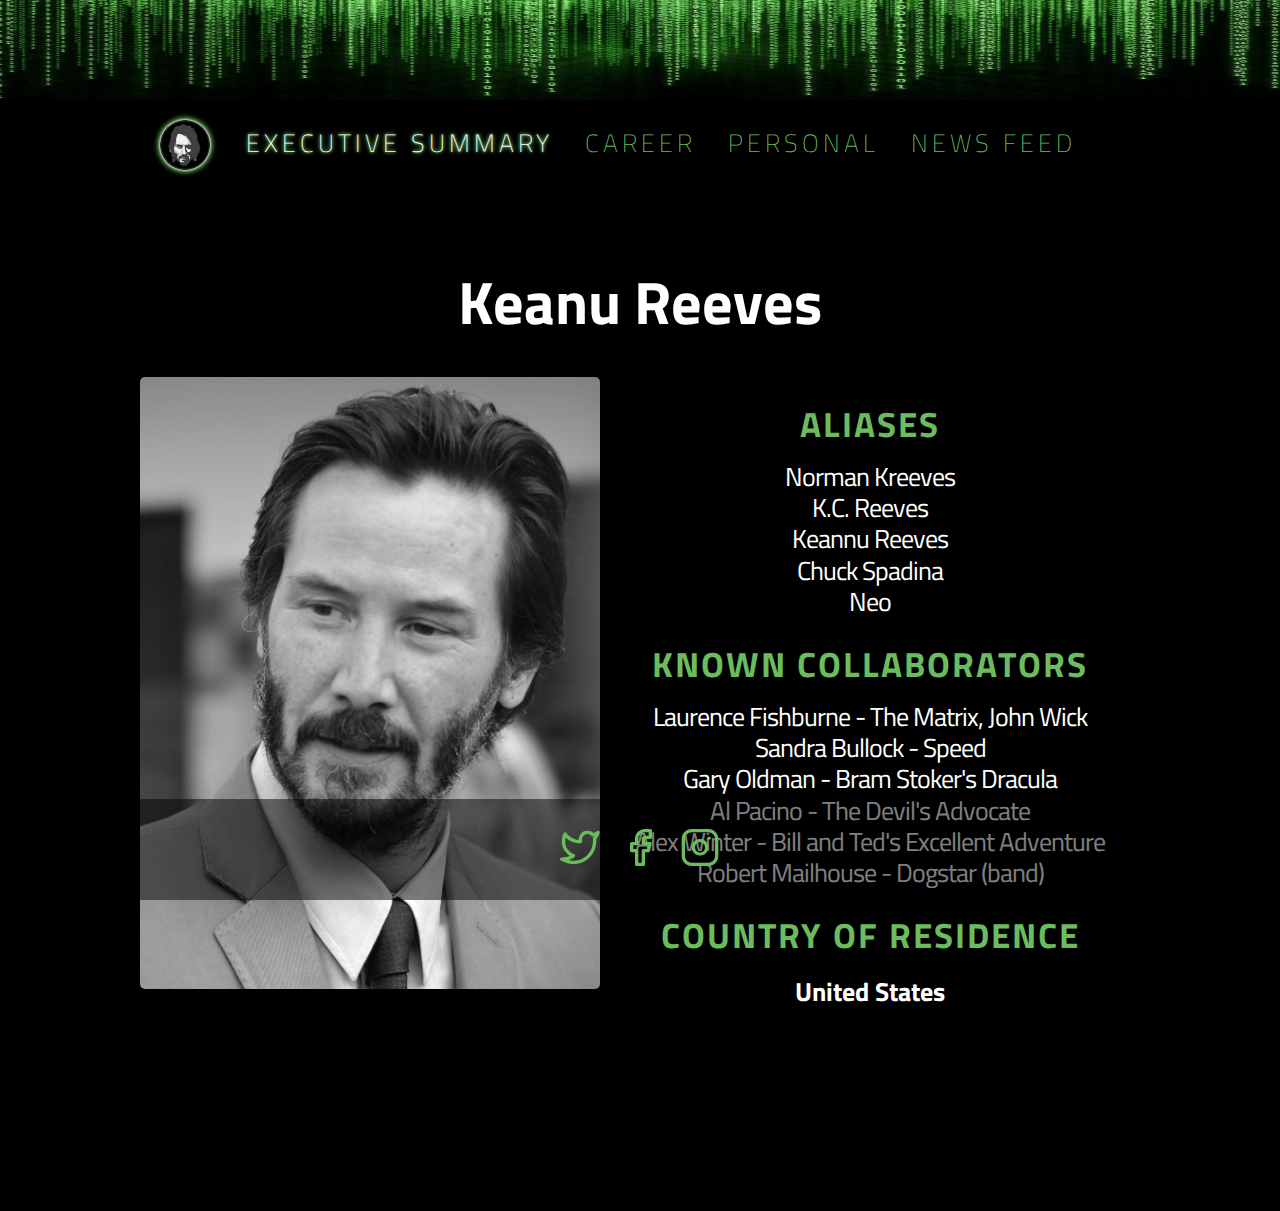
<file: src/index.html>
<!DOCTYPE html>
<html lang="en">
  <head>
    <meta charset="UTF-8" />
    <meta name="viewport" content="width=device-width, initial-scale=1.0" />
    <meta http-equiv="X-UA-Compatible" content="ie=edge" />
    <title>Executive Summary | Keanu Reeves</title>
    <link rel="stylesheet" href="styles/executive.css" />
    <link rel="stylesheet" href="styles/main.css" />
    <link rel='icon' href='img/favicon.ico' type='image/x-icon'/ >
    <link
      href="https://fonts.googleapis.com/css?family=Bangers|Titillium+Web&display=swap"
      rel="stylesheet"
    />
  </head>
  <body>
      <nav>
        <img
          class="matrix"
          src="img/matrix.jpg"
          alt="matrix"
          width="1300"
          height="100"
        />
        <div class="container">
          <ul class="nav-bar">
            <a href="index.html" class="icon-link">
              <img
                src="img/Reeves_logo.png"
                alt="Keanu Reeves"
                class="keanu_personal glow"
                height="50"
                width="50"
              />
            </a>
            <li><a href="news.html" class="blinking">News Feed</a></li>
            <li><a href="personal.html" class="blinking">Personal</a></li>
            <li><a href="career.html" class="blinking">Career</a></li>
            <li><a href="index.html" class="blinking active-page">Executive Summary</a></li>
          </ul>
        </div>
      </nav>

    <div class="body-container container">
      <div class="name"><h1 class="nameTitle">Keanu Reeves</h2></div>
      <img
        src="img/Keanu_Reeves.jpg"
        alt="A picture of Keanu Reeves"
        class="image"
      />
      <div class="aliases">
        <h2 class="aliasesTitle">Aliases</h2>
        <ul>
          <li>Norman Kreeves</li>
          <li>K.C. Reeves</li>
          <li>Keannu Reeves</li>
          <li>Chuck Spadina</li>
          <li>Neo</li>
        </ul>
      </div>
      <div class="collaborators">
        <h2 class="collabTitle">Known collaborators</h2>
        <ul>
          <li>Laurence Fishburne - The Matrix, John Wick</li>
          <li>Sandra Bullock - Speed</li>
          <li>Gary Oldman - Bram Stoker's Dracula</li>
          <li>Al Pacino - The Devil's Advocate</li>
          <li>Alex Winter - Bill and Ted's Excellent Adventure</li>
          <li>Robert Mailhouse - Dogstar (band)</li>
        </ul>
      </div>
      <div class="footer-comp">
        <h2 class="countryTitle">Country of residence</h2>
        <h3>United States</h3>
      </div>
    
    <footer>
        <div class="container">
          <a class="icon" href="https://twitter.com/keanuthings" target="_blank"><span class="icon-twitter"></span></a>
          <a class="icon" href="https://www.facebook.com/pages/category/Actor/Keanu-Reeves-Official-395800254521088/" target="_blank"><span class="icon-facebook"></span></a>
          <a class="icon" href="https://www.instagram.com/explore/tags/keanureeves/?hl=en" target="_blank"><span class="icon-instagram"></span></a>
        </div>
      </footer>
  </body>
</html>
</file>
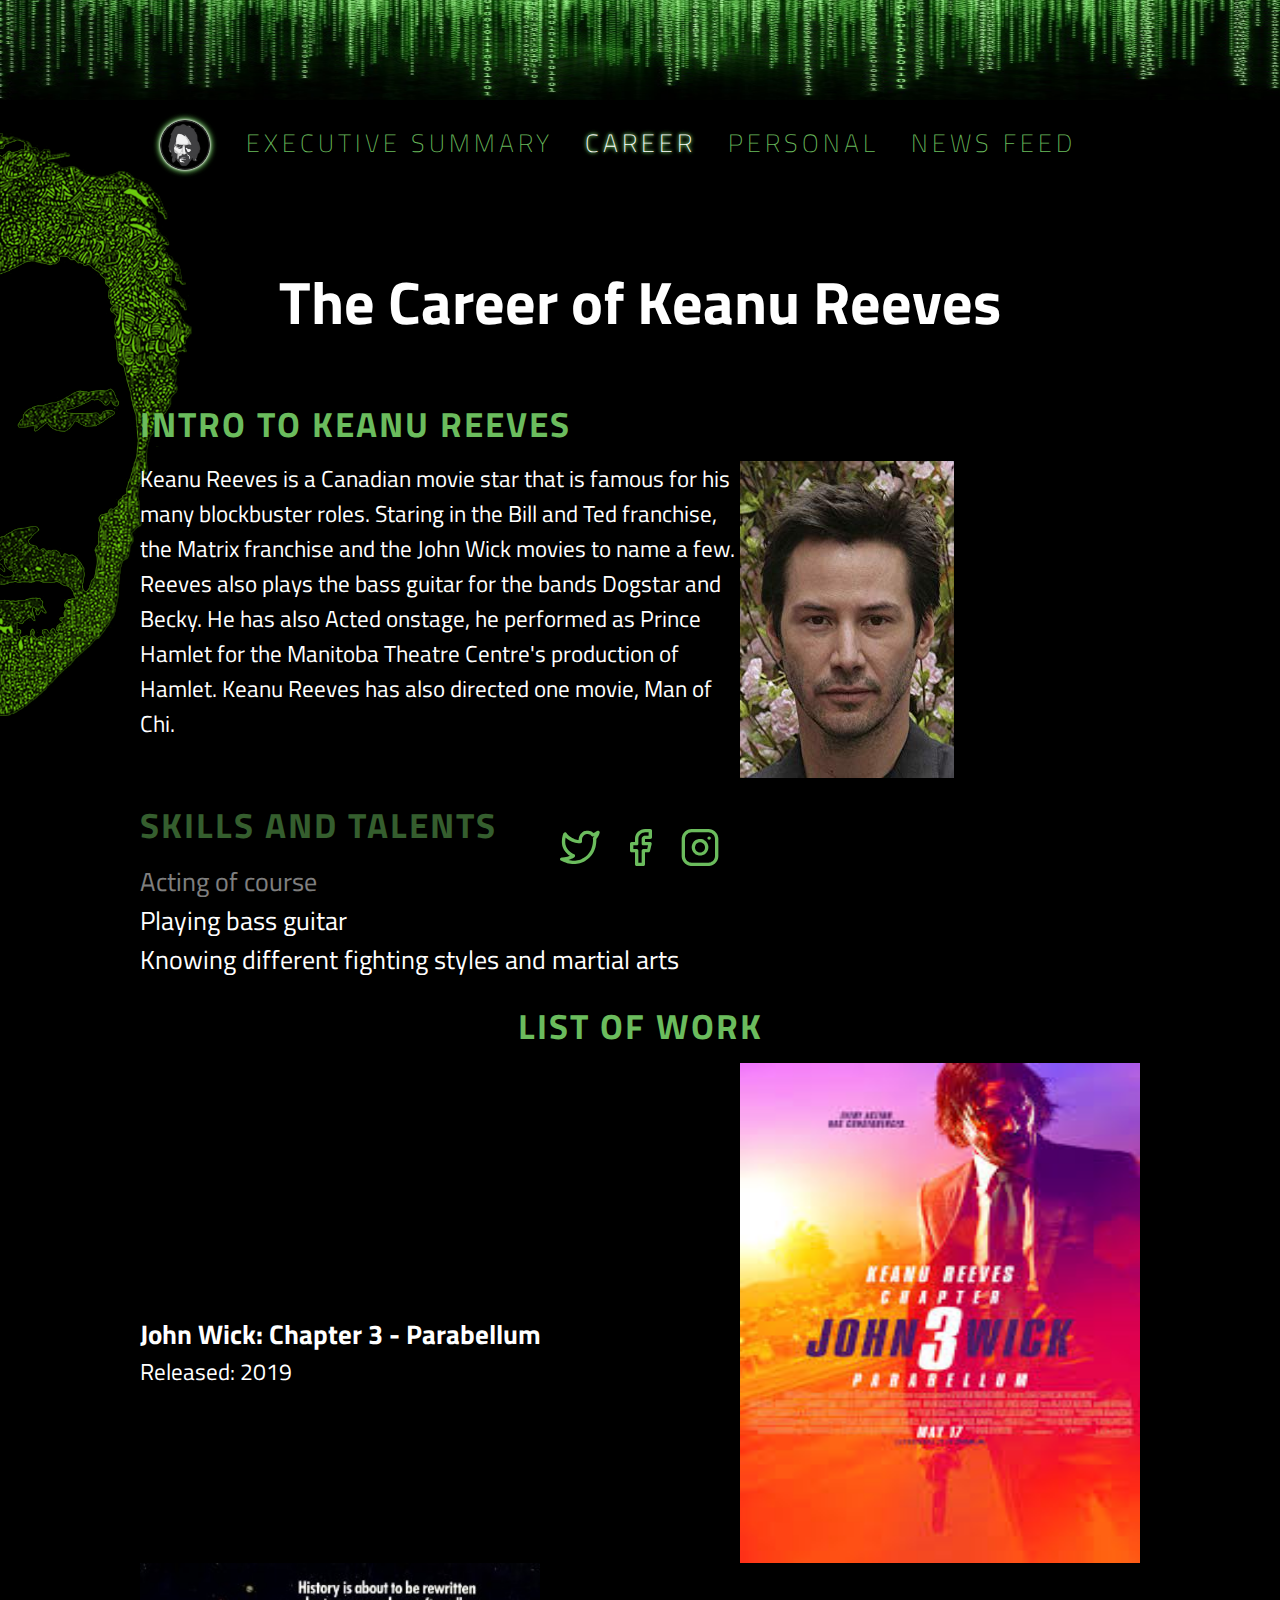
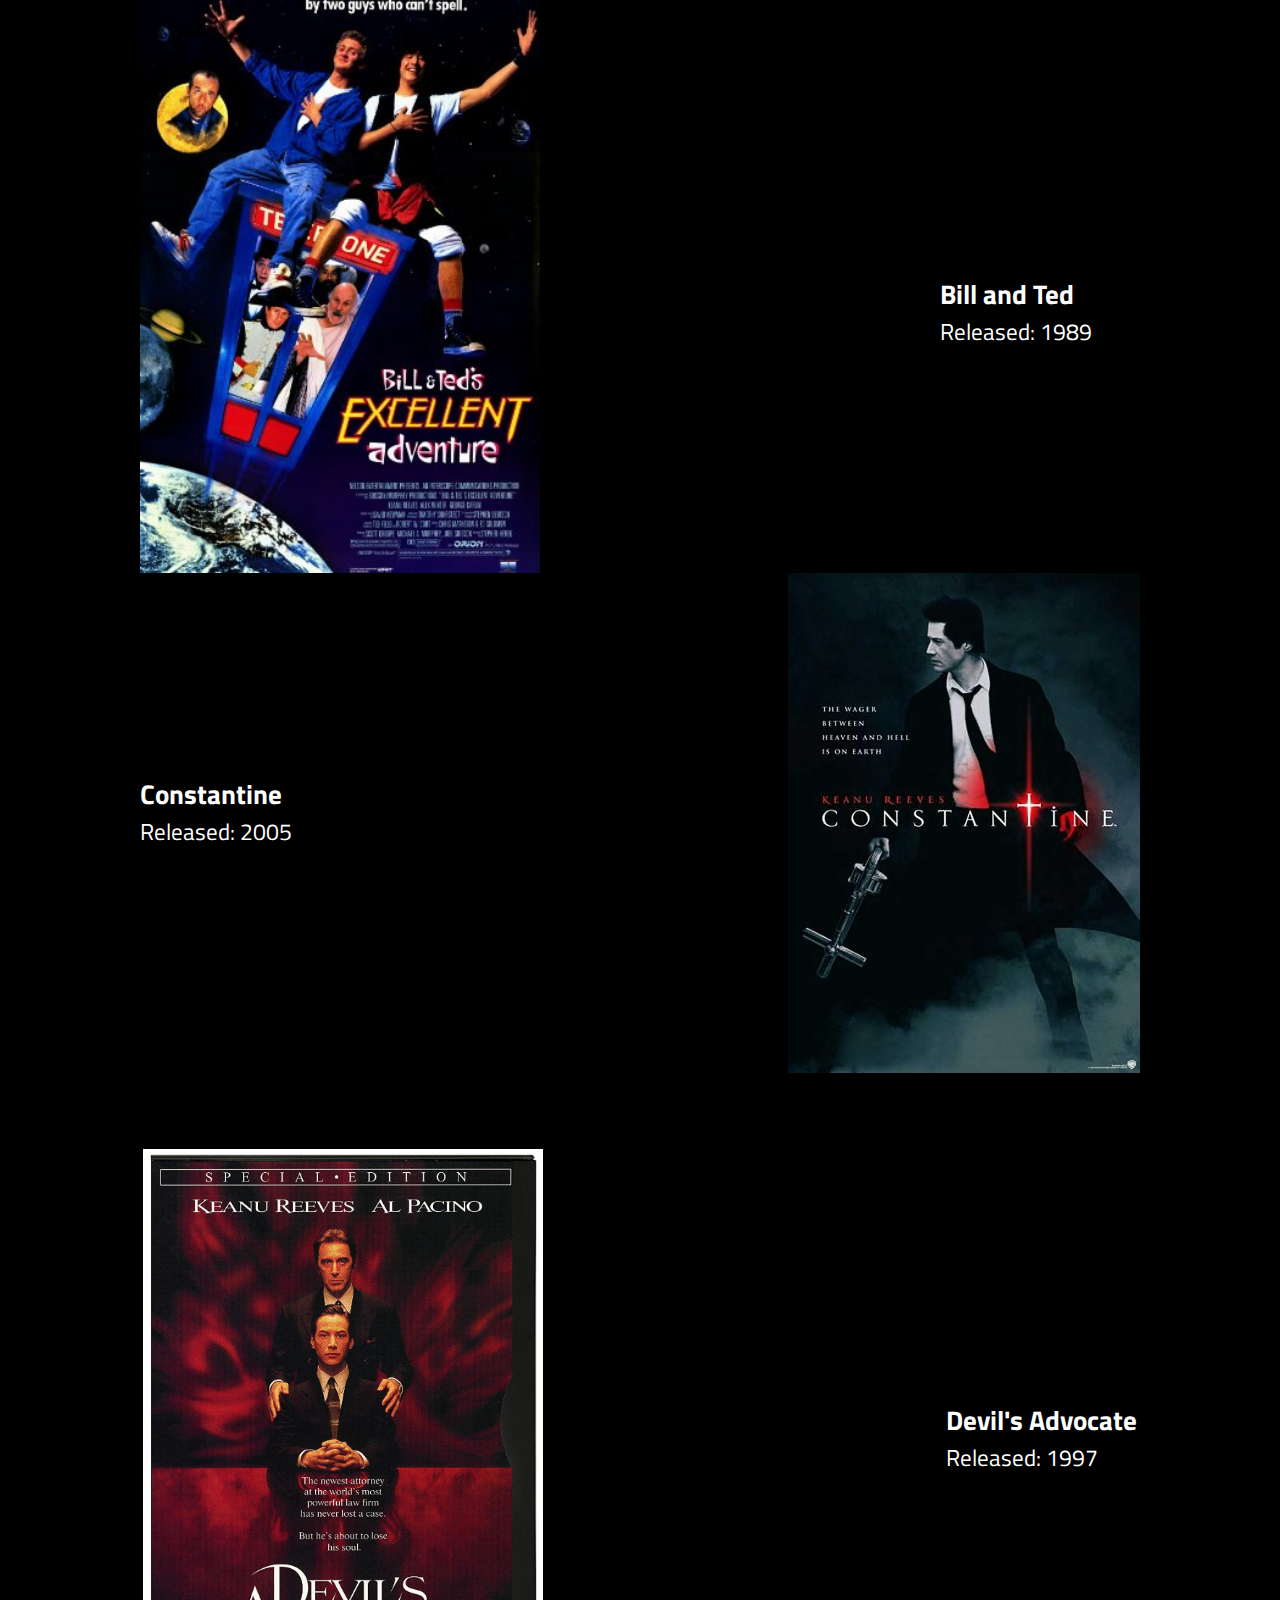
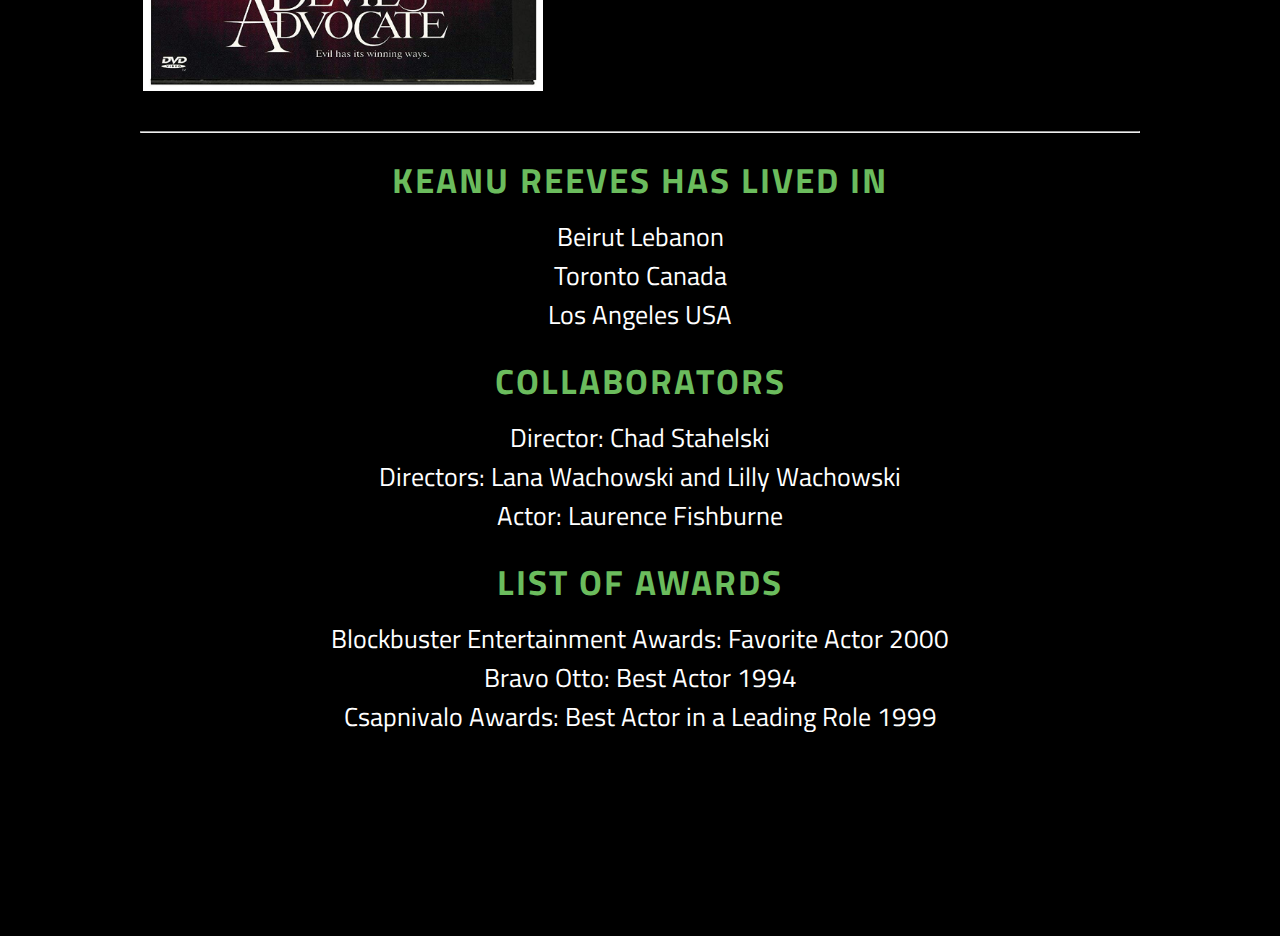
<file: src/career.html>
<!DOCTYPE html>
<html lang="en">
  <head>
    <meta charset="UTF-8" />
    <meta name="viewport" content="width=device-width, initial-scale=1.0" />
    <meta http-equiv="X-UA-Compatible" content="ie=edge" />
    <link rel="stylesheet" href= "styles/career.css">
    <link rel="stylesheet" href="styles/main.css" />
    <link
      href="https://fonts.googleapis.com/css?family=Bangers|Titillium+Web&display=swap"
      rel="stylesheet"
    />   
    <title>Career | Keanu Reeves</title>
  </head>
  <body>
    
    <div id="face">
          <!-- The nav bar -->
     <nav>
      <img
        class="matrix"
        src="img/matrix.jpg"
        alt="matrix"
        width="1300"
        height="100"
      />
      <div class="container">
        <ul class="nav-bar">
          <a href="index.html" class="icon-link">
            <img
              src="img/Reeves_logo.png"
              alt="Keanu Reeves"
              class="keanu_personal glow"
              height="50"
              width="50"
            />
          </a>
          <li><a href="news.html" class="blinking">News Feed</a></li>
          <li><a href="personal.html" class="blinking">Personal</a></li>
          <li><a href="career.html" class="blinking active-page">Career</a></li>
          <li><a href="index.html" class="blinking">Executive Summary</a></li>
        </ul>
      </div>
    </nav>
    <div class="container">
      <h1>The Career of Keanu Reeves</h1>
      <!-- Intro with basic info on Reeves -->
      <h2>Intro to Keanu Reeves</h2>
      <article>
        <p>
          Keanu Reeves is a Canadian movie star that is famous for his many
          blockbuster roles. Staring in the Bill and Ted franchise, the Matrix
          franchise and the John Wick movies to name a few. Reeves also plays
          the bass guitar for the bands Dogstar and Becky. He has also Acted
          onstage, he performed as Prince Hamlet for the Manitoba Theatre
          Centre's production of Hamlet. Keanu Reeves has also directed one
          movie, Man of Chi.
        </p>
      </article>
      <img src="img/keanu-reeves-profile.jpg" alt="keanu-reeves-profile" />
      <div class="clear skill-position">
        <!-- List of Skill and talents list -->
        <h2>Skills and Talents</h2>
        <ul>
          <li>Acting of course</li>
          <li>Playing bass guitar</li>
          <li>Knowing different fighting styles and martial arts</li>
        </ul>
      </div>
      <!-- List of different movies -->
      <h2 class="center">List of Work</h2>

      <div class="float-right">
        <img
          src="img/john-wick-3-poster.jpeg"
          alt="John Wick 3 poster"
          width="400"
          height="500"
        />
      </div>
      <div class="john-wick-text">
        <h3>John Wick: Chapter 3 - Parabellum</h3>
        <p class="float-left">Released: 2019</p>
      </div>
      <div class="clear">
        <img
          src="img/bill-and-ted-poster.jpg"
          alt="Bill and Ted Poster"
          width="400"
        />
      </div>
      <div class=" bill-and-ted-text">
        <h3>Bill and Ted</h3>
        <p>Released: 1989</p>
      </div>
      <div class="clear float-right">
        <img src="img/constantine-poster.jpg" alt="Constantine Poster" />
      </div>
      <div class="constantine-text">
        <h3 class="clear">Constantine</h3>
        <p class="float-left">Released: 2005</p>
      </div>
      <div class="devil-flex">
        <div class="devil-image">
          <img
            src="img/devils-advocate-poster.jpg"
            alt="Devil Advocate Poster"
            width="400"
          />
        </div>

        <div class="devil-text">
          <h3>Devil's Advocate</h3>
          <p>Released: 1997</p>
        </div>
      </div>

      <hr class="row"/>

      <div class="center footer-comp">
        <h2>Keanu Reeves has Lived in</h2>
        <ul>
          <li>Beirut Lebanon</li>
          <li>Toronto Canada</li>
          <li>Los Angeles USA</li>
        </ul>

        <!-- List of a few collaborators -->
        <h2>Collaborators</h2>
        <ul>
          <li>Director: Chad Stahelski</li>
          <li>Directors: Lana Wachowski and Lilly Wachowski</li>
          <li>Actor: Laurence Fishburne</li>
        </ul>
        <!-- List of a few awards Reeves has won -->
        <h2>List of Awards</h2>
        <ul>
          <li>Blockbuster Entertainment Awards: Favorite Actor 2000</li>
          <li>Bravo Otto: Best Actor 1994</li>
          <li>Csapnivalo Awards: Best Actor in a Leading Role 1999</li>
        </ul>
      </div>
    </div>
    <footer>
      <div class="container">
        <a class="icon" href="https://twitter.com/keanuthings" target="_blank"
          ><span class="icon-twitter"></span
        ></a>
        <a
          class="icon"
          href="https://www.facebook.com/pages/category/Actor/Keanu-Reeves-Official-395800254521088/"
          target="_blank"
          ><span class="icon-facebook"></span
        ></a>
        <a
          class="icon"
          href="https://www.instagram.com/explore/tags/keanureeves/?hl=en"
          target="_blank"
          ><span class="icon-instagram"></span
        ></a>
      </div>
    </footer>
  </body>
</html>
</file>
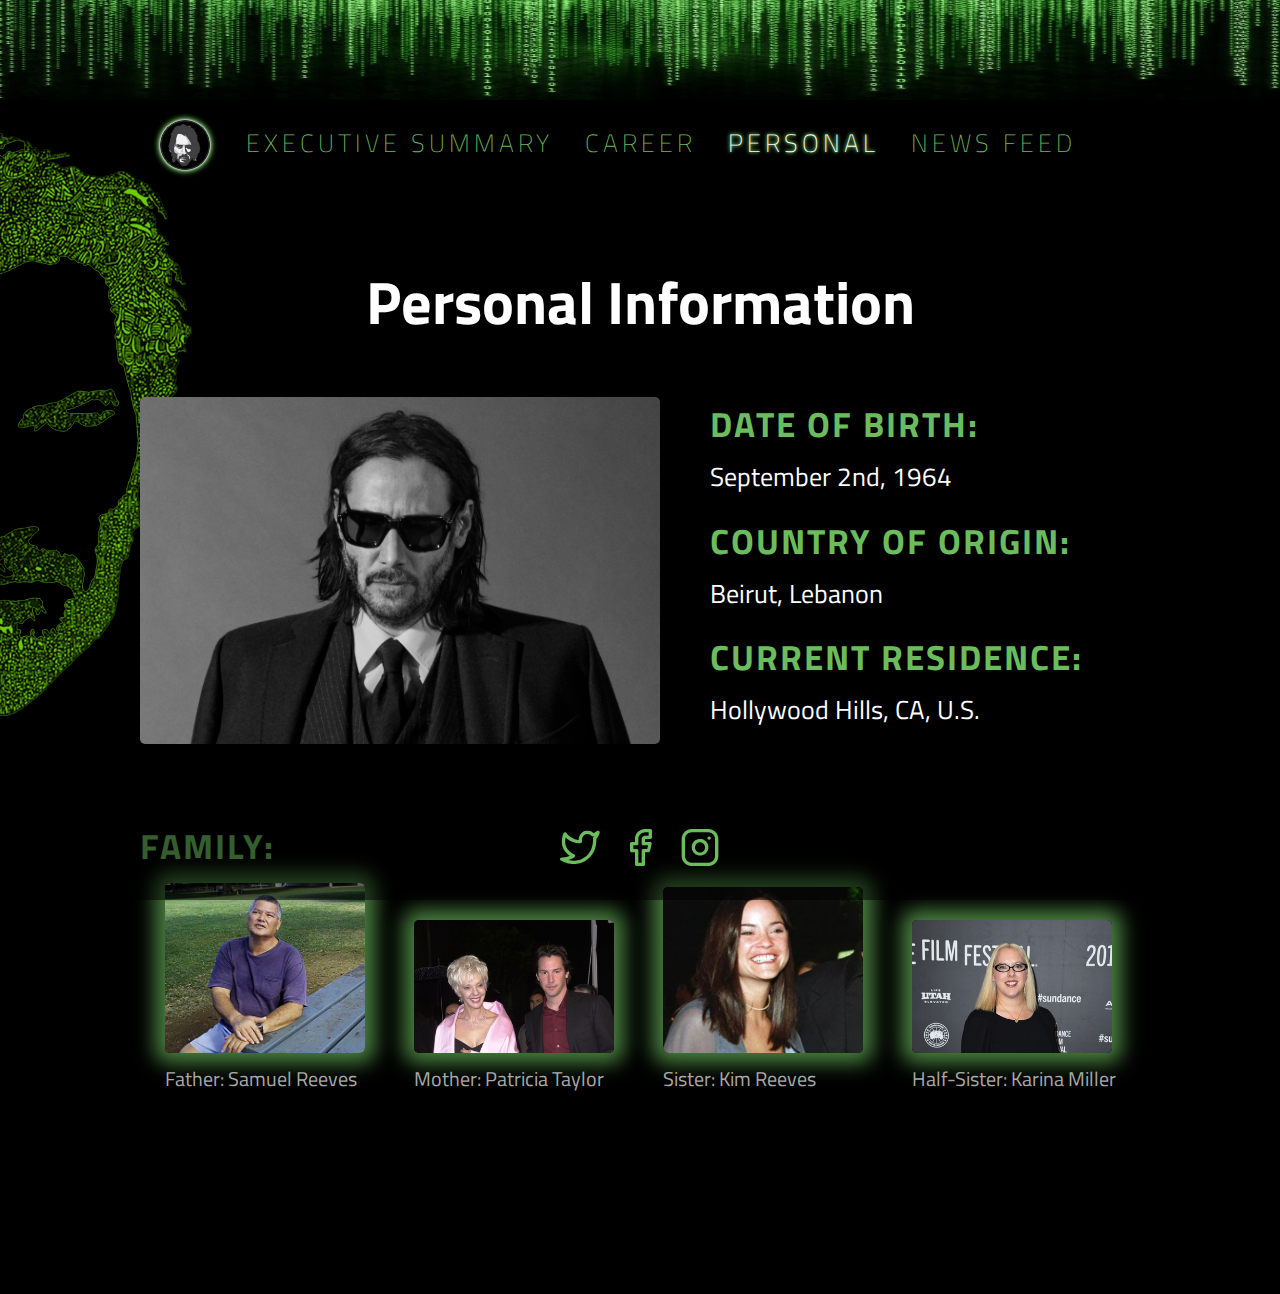
<file: src/personal.html>
<!DOCTYPE html>
<html lang="en">
  <head>
    <meta charset="UTF-8" />
    <meta name="viewport" content="width=device-width, initial-scale=1.0" />
    <meta http-equiv="X-UA-Compatible" content="ie=edge" />
    <title>Personal | Keanu Reeves</title>
    <link rel="stylesheet" href="styles/personal.css" />
    <link rel="stylesheet" href="styles/main.css" />
    <link rel='icon' href='img/favicon.ico' type='image/x-icon'/ >
    <link
      href="https://fonts.googleapis.com/css?family=Bangers|Titillium+Web&display=swap"
      rel="stylesheet"
    />
  </head>
  <body>

    <div id="face">

    <nav>
      <img
        class="matrix"
        src="img/matrix.jpg"
        alt="matrix"
        width="1300"
        height="100"
      />
      <div class="container">
        <ul class="nav-bar">
          <a href="index.html" class="icon-link">
            <img
              src="img/Reeves_logo.png"
              alt="Keanu Reeves"
              class="keanu_personal glow"
              height="50"
              width="50"
            />
          </a>
          <li><a href="news.html" class="blinking">News Feed</a></li>
          <li><a href="personal.html" class="blinking active-page">Personal</a></li>
          <li><a href="career.html" class="blinking">Career</a></li>
          <li><a href="index.html" class="blinking">Executive Summary</a></li>
        </ul>
      </div>
    </nav>
    <article class="container">
        <h1>Personal Information</h1>
      <section>
        <img
          src="img/keanu_personal.jpg"
          alt="Keanu Reeves"
          class="personal_img"
        />
        <h2>Date Of Birth:</h2>
        <p>September 2nd, 1964</p>
        <h2>Country of Origin:</h2>
        <p>Beirut, Lebanon</p>
        <h2>Current Residence:</h2>
        <p>Hollywood Hills, CA, U.S.</p>
      </section>
      <br />
      <br />
      <br />
      <section>
        <h2 class="family_h1">Family:</h2>
        <ul class="family_container footer-comp">
          <li>
            <figure>
              <img
                src="img/sam_reeves_personal.jpg"
                alt="Sam Reeves"
                class="family_img zoom"
              />
              <figcaption>Father: Samuel Reeves</figcaption>
            </figure>
          </li>
          <li>
            <figure>
              <img
                src="img/patricia_taylor.jpg"
                alt="Sam Reeves"
                class="family_img zoom"
              />
              <figcaption>Mother: Patricia Taylor</figcaption>
            </figure>
          </li>
          <li>
            <figure>
              <img
                src="img/kim_reeves.jpg"
                alt="Sam Reeves"
                class="family_img zoom"
              />
              <figcaption>Sister: Kim Reeves</figcaption>
            </figure>
          </li>
          <li>
            <figure>
              <img
                src="img/karina_miller_personal.jpg"
                alt="Sam Reeves"
                class="family_img zoom"
              />
              <figcaption>Half-Sister: Karina Miller</figcaption>
            </figure>
          </li>
        </ul>
      </section>
    </article>
    <footer>
      <div class="container">
        <a class="icon" href="https://twitter.com/keanuthings" target="_blank"
          ><span class="icon-twitter"></span
        ></a>
        <a
          class="icon"
          href="https://www.facebook.com/pages/category/Actor/Keanu-Reeves-Official-395800254521088/"
          target="_blank"
          ><span class="icon-facebook"></span
        ></a>
        <a
          class="icon"
          href="https://www.instagram.com/explore/tags/keanureeves/?hl=en"
          target="_blank"
          ><span class="icon-instagram"></span
        ></a>
      </div>
    </footer>
  </div><!--face-->
  </body>
</html>
</file>
<file: src/styles/executive.css>
.body-container
{
    text-align: center;
}

h1
{
    font-size: 50px;
}

h3 {
    font-size: 26px;
}

li {
    line-height: 1.2em;
    letter-spacing: -1px;
}

.image
{
    display: block;
    margin-left: auto;
    margin-right: auto;
    border-radius: 5px;
    width: 46%;
    float: left;
    margin-bottom: 160px;
}

.floater {
    float: left;
    margin-left: 100px;
}

#face {
    background-color: rgba(0,0,0,0);
}

@media screen and (max-width: 851px)
{
    .image
    {
        display: block;
        margin-left: auto;
        margin-right: auto;
        border-radius: 5px;
        width: 40%;
        float: none;
    }  
}
</file>
<file: src/styles/main.css>
* {
  box-sizing: border-box;
  margin: 0 auto;
  padding: 0;
}

body {
  font-family: 'Titillium Web', sans-serif;
  background-color: black;
  color: white;
}

#face {
  background: url(../img/keanu-face.png) no-repeat left 120px;
  background-attachment: fixed;
  background-size: 15%;
  height: 100%;
  margin-bottom: 70px;
}

.container {
  margin: 0 auto;
  max-width: 1000px;
}

h1 {
  font-size: 60px;
  color: #fff;
  text-align: center;
  padding-bottom: 30px;
}

h2 {
  color: #6bbc5d;
  font-size: 35px;
  font-weight: bolder;
  text-transform: uppercase;
  margin-top: 20px;
  margin-bottom: 10px;
  letter-spacing: 2px;
}

a {
  color: #6bbc5d;
  transition: opacity 400ms ease;
  text-decoration: none;
}

a:hover {
  opacity: .7;
}

li
{
    font-size: 26px;
    list-style: none;
}

ul
{
    padding: 0px;
}

/* footer styles */


footer {
  background-color: rgba(0,0,0,.5);
  clear: both;
  margin-top: 60px;
  position: fixed;
  bottom: 0;
  left: 0;
  width: 100%;
}

footer .container {
  display: flex;
  justify-content: center;
}

.icon {
  flex-basis: 40px;
  font-size: 40px;
  padding: 20px 10px;
  margin: 0;
  transition: all 400ms ease;
}

.icon:hover {
  color: #fff;
  opacity: 1;
  transform: scale(1.5,1.5);
}

.footer-comp {
  margin-bottom: 200px;
}

/* end footer styles */

/* nav styles */

nav {
  margin-bottom: 60px;
}
 
.nav-bar {
  list-style-type: none;
  padding: 0;
  overflow: hidden;
  margin-right: auto;
  margin-left: auto;
  display: inline-block;
}

/* the multiple text shadow items is for showing different colors at different levels of blur */
/* so the closer the glow is to the text the brigher, the two 0s are x and y offset */
.active-page
{
  color: white;
  text-shadow: 0 0 3px #6bbc5d, 0 0 4px #6bbc5d, 0 0 5px #497e3f;
}

.icon-link:hover
{
  opacity: 1;
}

.keanu_personal {
  margin: 20px;
  border-radius: 100%;
  vertical-align: middle;
  box-shadow: 0 0 2px #fff, 0 0 3px #fff, 0 0 4px #497e3f, 0 0 5px #497e3f, 0 0 6px #497e3f, 0 0 7px #497e3f, 0 0 8px #497e3f;
}

.nav-bar li {
  float: right;
  line-height: 70px;
  height: 90px;
  vertical-align: middle;
}

nav li a {
  font-family: 'Titillium Web', sans-serif;
  font-size: 25px;
  letter-spacing: 4px;
  font-weight: lighter;
  display: block;
  color: #6bbc5d;
  text-align: center;
  padding: 0px 16px;
  text-decoration: none;
  transition: all 400ms ease;
  text-transform: uppercase;
  line-height: 3.5em;
}

nav img.matrix {
  width: 100%;
  vertical-align: bottom;
}

/* end nav styles */

/* icon styles */

@font-face {
  font-family: 'tribute';
  src:  url('../fonts/tribute.eot?9rh7mr');
  src:  url('../fonts/tribute.eot?9rh7mr#iefix') format('embedded-opentype'),
    url('../fonts/tribute.ttf?9rh7mr') format('truetype'),
    url('../fonts/tribute.woff?9rh7mr') format('woff'),
    url('../fonts/tribute.svg?9rh7mr#tribute') format('svg');
  font-weight: normal;
  font-style: normal;
}

[class^="icon-"], [class*=" icon-"] {
  /* use !important to prevent issues with browser extensions that change fonts */
  font-family: 'tribute' !important;
  speak: none;
  font-style: normal;
  font-weight: normal;
  font-variant: normal;
  text-transform: none;
  line-height: 1;

  /* Better Font Rendering =========== */
  -webkit-font-smoothing: antialiased;
  -moz-osx-font-smoothing: grayscale;
}

.icon-twitter:before {
  content: "\e900";
}
.icon-facebook:before {
  content: "\e901";
}
.icon-instagram:before {
  content: "\e902";
}
/* Animations */

/* blinking nav links https://html-online.com/articles/blinking-text-css-animation/*/
/* animation lasts for two seconds and will repeat infinitely, the active page has a seperate animation for the text shadow  */
.blinking:hover{
  animation: blinkingText 2s infinite, blinkingBackground 2s infinite;
}

.active-page:hover
{
  animation: blinkingText 2s infinite, 
  blinkingBackground 2s infinite,
  activeShadow 2s infinite;
}

@keyframes blinkingBackground{
  0%{     background-color: #6fc560;    }
  25%{    background-color: #6bbc5d; } 
  70%{    background-color: #000000; }
  75%{    background-color: #000000;  }
  100%{   background-color: #6bbc5d;    }
}

@keyframes blinkingText{
  0%{     color: #000000;    }
  25%{    color: #000000; } 
  70%{    color: #6bbc5d; }
  75%{    color: #6bbc5d;  }
  100%{   color: #000000;    }
}

@keyframes activeShadow{
  0%{     text-shadow: 0 0 3px #497e3f, 0 0 4px #497e3f, 0 0 5px #497e3f;    }
  25%{    text-shadow: 0 0 3px #497e3f, 0 0 4px #497e3f, 0 0 5px #497e3f; } 
  70%{    text-shadow: 0 0 0px #000000; }
  75%{    text-shadow: 0 0 0px #000000;  }
  100%{   text-shadow: 0 0 3px #497e3f, 0 0 4px #497e3f, 0 0 5px #497e3f;    }
}

/* glowing keanu icon  https://www.w3schools.com/howto/howto_css_glowing_text.asp*/
/* this glow class is for when you hover over the icon it adds a pulsing to the box shadow */
/* the moz and webkit are for different browsers */
.glow:hover {
  font-size: 80px;
  color: #fff;
  opacity: 100%;
  -webkit-animation: glow 1.5s ease-in-out infinite alternate;
  -moz-animation: glow 1.5s ease-in-out infinite alternate;
  animation: glow 1.5s ease-in-out infinite alternate;
}

@-webkit-keyframes glow {
  from {
    box-shadow: 0 0 2px #fff, 0 0 3px #fff, 0 0 4px #497e3f, 0 0 5px #497e3f, 0 0 6px #497e3f, 0 0 7px #497e3f, 0 0 8px #497e3f;
  }
  to {
    box-shadow: 0 0 6px #fff, 0 0 7px #6fc560, 0 0 8px #6fc560, 0 0 9px #6fc560, 0 0 10px #6fc560, 0 0 11px #6fc560, 0 0 12px #6fc560;
  }
}
</file>
<file: src/styles/career.css>
h1 {
  text-align: center;
  font-size: 50px;
}
article {
  float: left;
}
p {
  max-width: 600px;
  flex: left;
  font-size: 23px
}
h3{
  font-size: 27px;
}
li {
  font-size: 25px;
}
img{
  vertical-align: middle;
}

/* shifting elements*/
.clear {
  clear: both;
}

.float-right {
  float: right;
}

.float-left {
  float: left;
}

.text-right {
  text-align: right;
}

.bottom-margin{
    margin-bottom: 400px;
}
.center{
  text-align: center;
}

/* Text placement style  */
.bill-and-ted-text{
  position: relative; 
	top: -300px;
  left: 800px; 
  display: inline-block;
  
}

.john-wick-text{
    position:relative;
    top: 250px
}

.column-layout{
    column-width: 50%
}

.constantine-text{
    position: relative;
    top: -300px
}

/* Devil's Advocate style */

.devil-flex{
  display: flex;
 justify-content: flex-end;
 width: 1000px;
}

.devil-image{
 align-content: middle;
 margin-right: 400px
}

.devil-text{
  margin-top: 250px;
}

.row {
  margin: 40px 0 0;
}
</file>
<file: src/styles/personal.css>
.personal_img {
    width: 520px;
    float: left;
    margin-right: 50px;
    margin-bottom: 50px;
    border-radius: 5px;

}
  
  figcaption {
    color: darkgrey;
    font-size: 20px;
  }

/* Family container */

.family_h1 {
  clear: both;
}

.family_container {
  display: flex;
  flex-flow: row wrap;
  justify-content: space-between;
  align-items: baseline;
}

.family_container li {
  justify-content: space-between
}

.family_img {
  width: 200px;
  border-radius: 5px;
  box-shadow: 0px 0px 20px 10px #6bbc5db0;
}
.zoom {
  transition: all 400ms ease;
}

.zoom:hover {
  transform: scale(2.5)
}

p {
  font-size: 26px;
  line-height: 1.25em;
}
</file>
